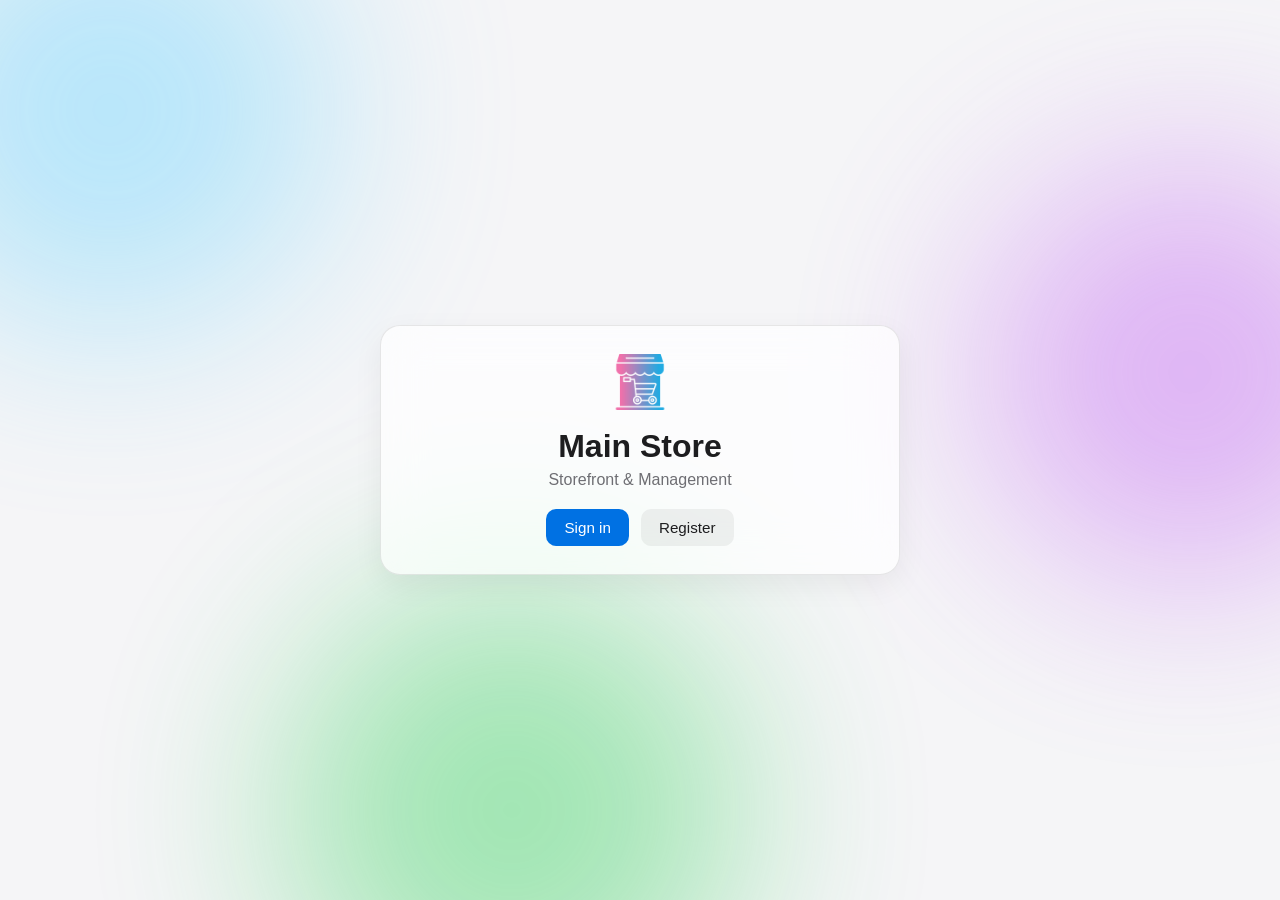
<file: index.html>
<!DOCTYPE html>
<html lang="en">
<head>
    <meta charset="UTF-8">
    <meta name="viewport" content="width=device-width, initial-scale=1.0">
    <title>Main Store</title>
    <link rel="icon" type="image/png" href="src/icons/main_store.png">
    <link rel="stylesheet" href="src/apple_light.css">
    <style>
        .landing-wrap {
            min-height: 100vh;
            display: flex;
            align-items: center;
            justify-content: center;
            padding: 24px;
        }
        .landing-card {
            max-width: 520px;
            width: 100%;
            text-align: center;
        }
        .landing-actions {
            display: flex;
            gap: 12px;
            justify-content: center;
            flex-wrap: wrap;
            margin-top: 20px;
        }
    </style>
</head>
<body>
    <div class="apple-glow-third"></div>
    <div class="apple-layer landing-wrap">
        <div class="apple-card landing-card">
            <img src="src/icons/main_store.png" alt="Main Store" width="56">
            <h1 style="margin: 14px 0 6px;">Main Store</h1>
            <p style="color: var(--text-secondary); margin: 0;">Storefront &amp; Management</p>
            <div class="landing-actions">
                <a href="src/signin.html" class="apple-btn">Sign in</a>
                <a href="src/signup.html" class="apple-btn apple-btn-secondary">Register</a>
            </div>
        </div>
    </div>
</body>
</html>
</file>
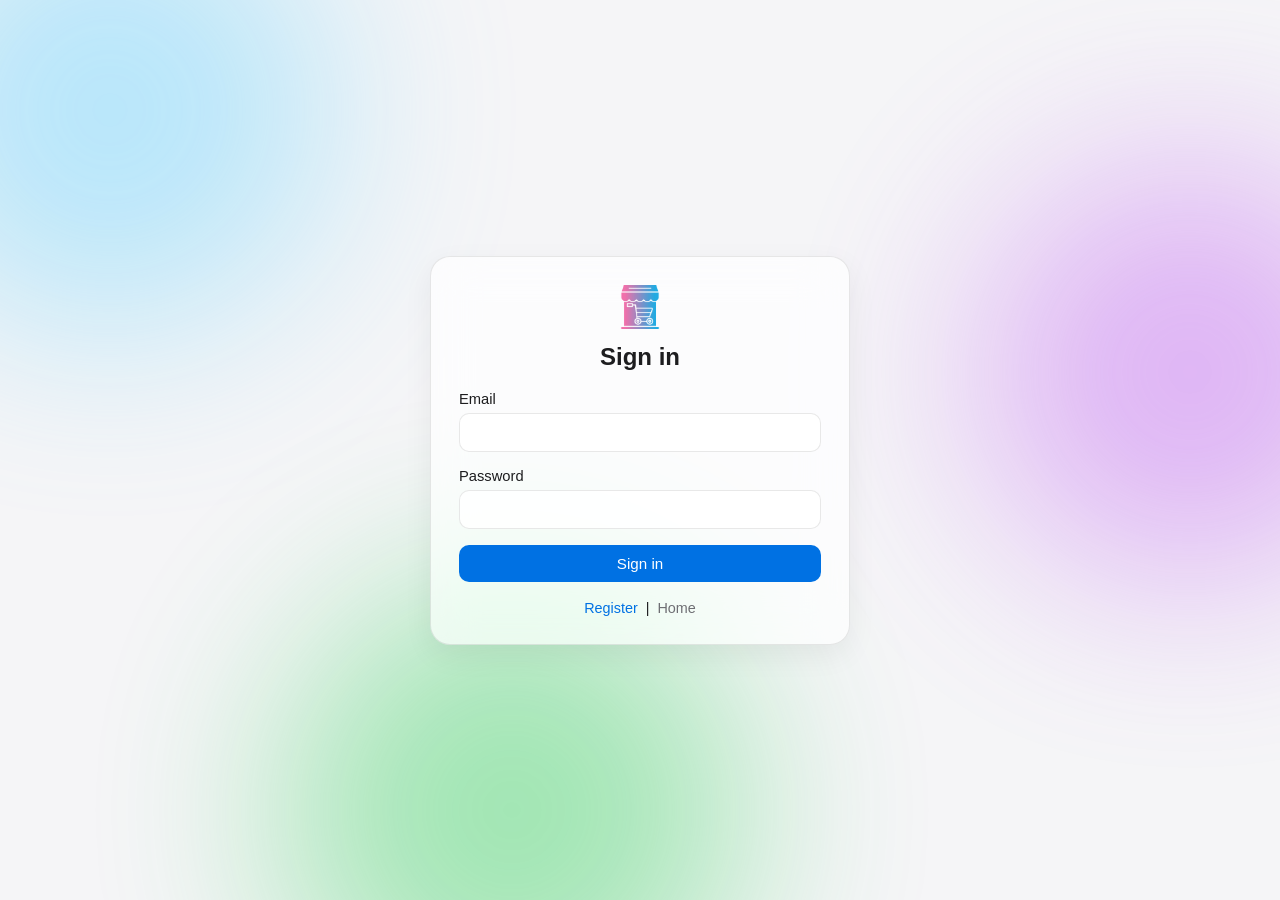
<file: src/signin.html>
<!DOCTYPE html>
<html lang="en">
<head>
    <meta charset="UTF-8">
    <meta name="viewport" content="width=device-width, initial-scale=1.0">
    <title>Main Store - Sign in</title>
    <link rel="icon" type="image/png" href="icons/main_store.png">
    <link rel="stylesheet" href="apple_light.css">
    <style>
        .auth-wrap {
            min-height: 100vh;
            display: flex;
            align-items: center;
            justify-content: center;
            padding: 24px;
        }
        .auth-card {
            max-width: 420px;
            width: 100%;
        }
        .form-group {
            margin-bottom: 16px;
        }
        .form-group label {
            display: block;
            margin-bottom: 6px;
            font-weight: 500;
            font-size: 0.92rem;
        }
    </style>
</head>
<body>
    <div class="apple-glow-third"></div>
    <div class="apple-layer auth-wrap">
        <div class="apple-card auth-card">
            <div style="text-align: center; margin-bottom: 20px;">
                <img src="icons/main_store.png" alt="Main Store" width="44">
                <h2 style="margin: 10px 0 4px;">Sign in</h2>
            </div>

            <form name="login-form" action="signin.php" method="post">
                <div class="form-group">
                    <label>Email</label>
                    <input type="email" name="email" class="apple-input" required>
                </div>
                <div class="form-group">
                    <label>Password</label>
                    <input type="password" name="pswd" class="apple-input" required>
                </div>
                <button type="submit" class="apple-btn" style="width: 100%;">Sign in</button>
            </form>

            <div style="margin-top: 18px; text-align: center; font-size: 0.9rem;">
                <a href="signup.html" style="color: var(--accent); text-decoration: none;">Register</a>
                &nbsp;|&nbsp;
                <a href="../index.html" style="color: var(--text-secondary); text-decoration: none;">Home</a>
            </div>
        </div>
    </div>
</body>
</html>
</file>
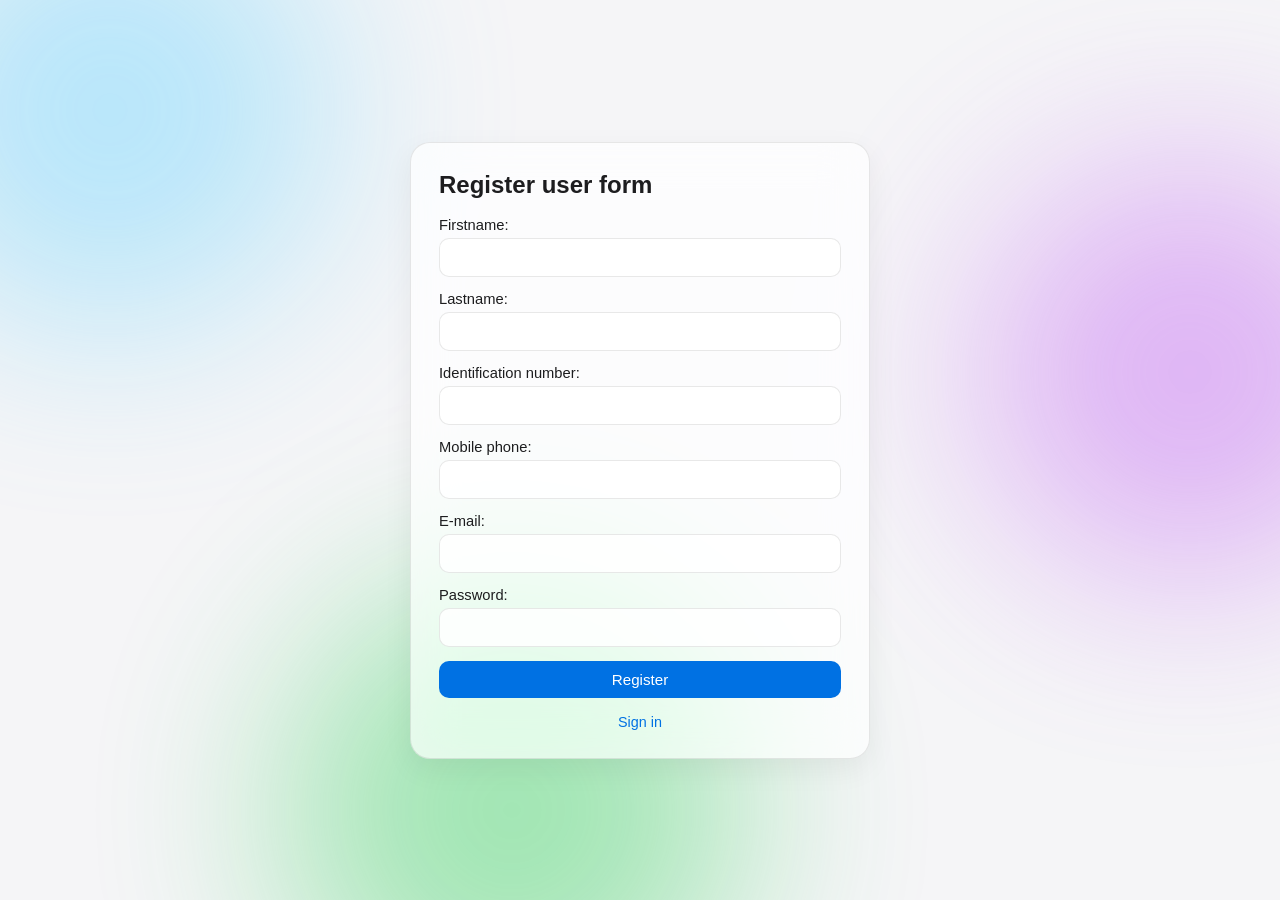
<file: src/signup.html>
<!DOCTYPE html>
<html lang="en">
<head>
    <meta charset="UTF-8">
    <meta name="viewport" content="width=device-width, initial-scale=1.0">
    <title>Main Store - Register User</title>
    <link rel="icon" type="image/png" href="icons/main_store.png">
    <link rel="stylesheet" href="apple_light.css">
    <style>
        .auth-wrap {
            min-height: 100vh;
            display: flex;
            align-items: center;
            justify-content: center;
            padding: 24px;
        }
        .auth-card {
            max-width: 460px;
            width: 100%;
        }
        .form-group {
            margin-bottom: 14px;
        }
        .form-group label {
            display: block;
            margin-bottom: 5px;
            font-weight: 500;
            font-size: 0.92rem;
        }
    </style>
</head>
<body>
    <div class="apple-glow-third"></div>
    <div class="apple-layer auth-wrap">
        <div class="apple-card auth-card">
            <h2 style="margin-top: 0; margin-bottom: 18px;">Register user form</h2>

            <form name="register-form" action="signup.php" method="post">
                <div class="form-group">
                    <label>Firstname:</label>
                    <input type="text" name="fname" class="apple-input">
                </div>
                <div class="form-group">
                    <label>Lastname:</label>
                    <input type="text" name="lname" class="apple-input">
                </div>
                <div class="form-group">
                    <label>Identification number:</label>
                    <input type="text" name="idnumber" class="apple-input">
                </div>
                <div class="form-group">
                    <label>Mobile phone:</label>
                    <input type="text" name="mphone" class="apple-input">
                </div>
                <div class="form-group">
                    <label>E-mail:</label>
                    <input type="email" name="email" class="apple-input" required>
                </div>
                <div class="form-group">
                    <label>Password:</label>
                    <input type="password" name="pswd" class="apple-input">
                </div>
                <button type="submit" class="apple-btn" style="width: 100%;">Register</button>
            </form>

            <div style="margin-top: 16px; text-align: center; font-size: 0.9rem;">
                <a href="signin.html" style="color: var(--accent); text-decoration: none;">Sign in</a>
            </div>
        </div>
    </div>
</body>
</html>
</file>
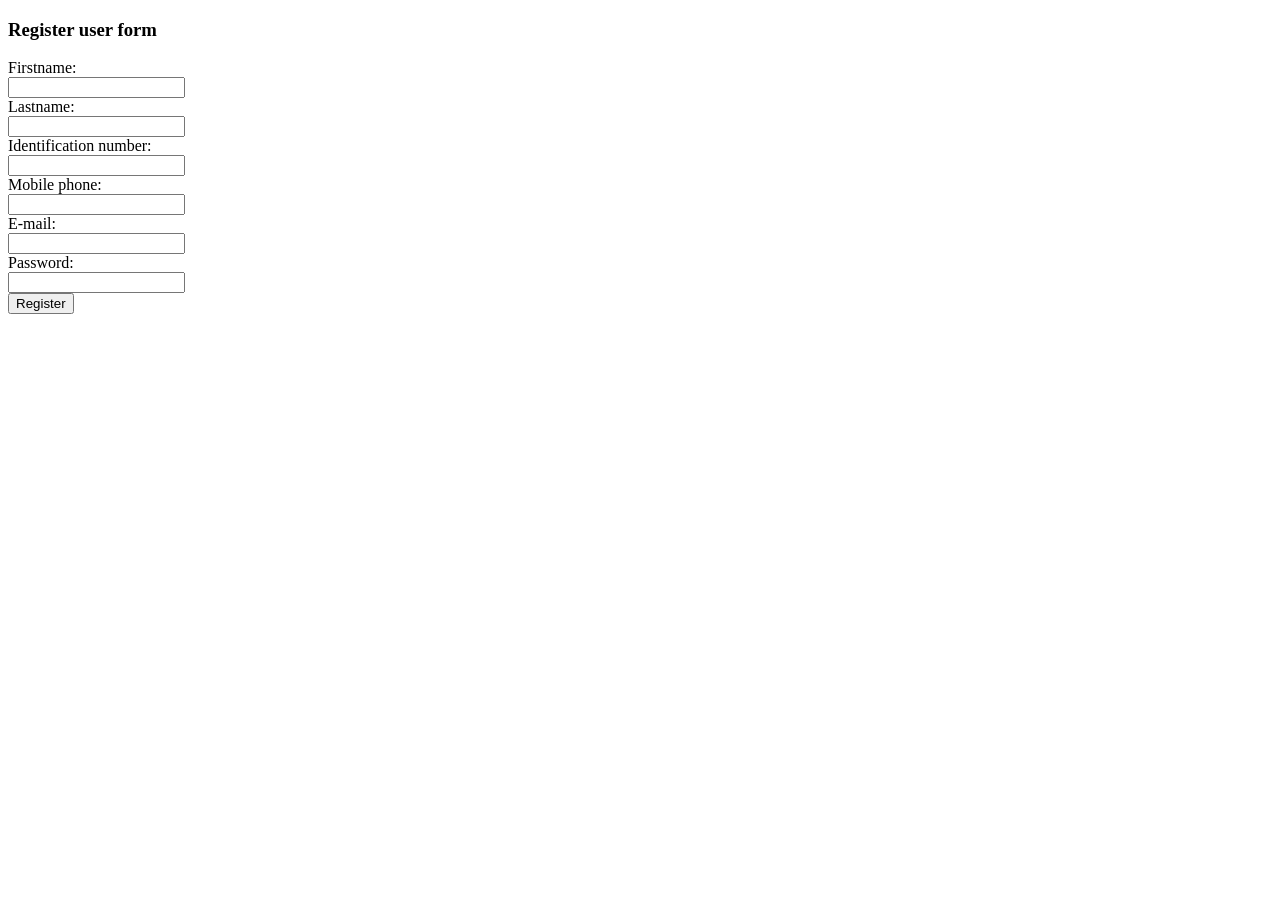
<file: src/singup.html>
<!DOCTYPE html>
<html lang="en">
<head>
    <meta charset="UTF-8">
    <meta name="viewport" content="width=device-width, initial-scale=1.0">
    <title>Main Store - Register User</Main></title>
    <link rel="icon" type="image/png" href="icons/main_store.png"
</head>
<body>
    <h3>Register user form</h3>
    <form name="register-form" action="signup.php" method="post">
        <label> Firstname:</label><br>
        <input type="text" name="fname"><br>
        <label> Lastname:</label><br>
        <input type="text" name="lname"><br>
        <label>Identification number:</label><br>
        <input type="text" name="idnumber"><br>
        <label> Mobile phone:</label><br>
        <input type="text" name="mphone"><br>
        <label> E-mail:</label><br>
        <input type="email" name="email" required ><br>
        <label> Password:</label><br>
        <input type="password" name="pswd"><br>
        <button> Register</button>
    </form>
</body>
</html>
</file>
<file: src/apple_light.css>
:root {
    --bg-base: #f5f5f7;
    --surface: rgba(255, 255, 255, 0.72);
    --surface-solid: #ffffff;
    --text-primary: #1d1d1f;
    --text-secondary: #6e6e73;
    --border-subtle: rgba(29, 29, 31, 0.1);
    --accent: #0071e3;
    --accent-hover: #0077ed;
    --danger: #d70015;
    --success: #1a7f37;
    --shadow-soft: 0 10px 30px rgba(0, 0, 0, 0.06);
    --radius-lg: 20px;
    --radius-md: 14px;
    --radius-sm: 10px;
}

* {
    box-sizing: border-box;
}

html, body {
    margin: 0;
    padding: 0;
    min-height: 100vh;
    background-color: var(--bg-base);
    color: var(--text-primary);
    font-family: -apple-system, BlinkMacSystemFont, "SF Pro Display", "SF Pro Text", "Segoe UI", Roboto, Helvetica, Arial, sans-serif;
    -webkit-font-smoothing: antialiased;
    position: relative;
    overflow-x: hidden;
}

/* 3 destellos de color suaves estilo Apple Light Mode */
body::before,
body::after,
.apple-glow-third {
    content: "";
    position: fixed;
    border-radius: 50%;
    filter: blur(95px);
    pointer-events: none;
    z-index: 0;
    opacity: 0.42;
}

/* Destello 1: azul suave arriba a la izquierda */
body::before {
    width: 440px;
    height: 440px;
    top: -110px;
    left: -110px;
    background: #64d2ff;
}

/* Destello 2: lavanda/rosa suave arriba a la derecha */
body::after {
    width: 420px;
    height: 420px;
    top: 18%;
    right: -120px;
    background: #bf5af2;
}

/* Destello 3: menta/verde suave abajo al centro-izquierda */
.apple-glow-third {
    width: 460px;
    height: 460px;
    bottom: -140px;
    left: 22%;
    background: #30d158;
}

.apple-layer {
    position: relative;
    z-index: 1;
}

.apple-container {
    max-width: 1080px;
    margin: 0 auto;
    padding: 32px 20px;
}

.apple-card {
    background: var(--surface);
    backdrop-filter: blur(22px) saturate(160%);
    -webkit-backdrop-filter: blur(22px) saturate(160%);
    border: 1px solid var(--border-subtle);
    border-radius: var(--radius-lg);
    box-shadow: var(--shadow-soft);
    padding: 28px;
}

.apple-btn {
    display: inline-flex;
    align-items: center;
    justify-content: center;
    gap: 8px;
    background: var(--accent);
    color: #ffffff;
    border: none;
    border-radius: var(--radius-sm);
    padding: 10px 18px;
    font-size: 0.95rem;
    font-weight: 500;
    text-decoration: none;
    cursor: pointer;
    transition: background-color 0.2s ease, transform 0.15s ease;
}

.apple-btn:hover {
    background: var(--accent-hover);
    color: #ffffff;
}

.apple-btn:active {
    transform: scale(0.98);
}

.apple-btn-secondary {
    background: rgba(29, 29, 31, 0.06);
    color: var(--text-primary);
}

.apple-btn-secondary:hover {
    background: rgba(29, 29, 31, 0.12);
    color: var(--text-primary);
}

.apple-btn-danger {
    background: var(--danger);
    color: #ffffff;
}

.apple-input,
.apple-select,
.apple-textarea {
    width: 100%;
    padding: 10px 14px;
    border-radius: var(--radius-sm);
    border: 1px solid var(--border-subtle);
    background: rgba(255, 255, 255, 0.85);
    color: var(--text-primary);
    font-size: 0.95rem;
    outline: none;
    transition: border-color 0.2s ease, box-shadow 0.2s ease;
}

.apple-input:focus,
.apple-select:focus,
.apple-textarea:focus {
    border-color: var(--accent);
    box-shadow: 0 0 0 3px rgba(0, 113, 227, 0.16);
}
</file>
